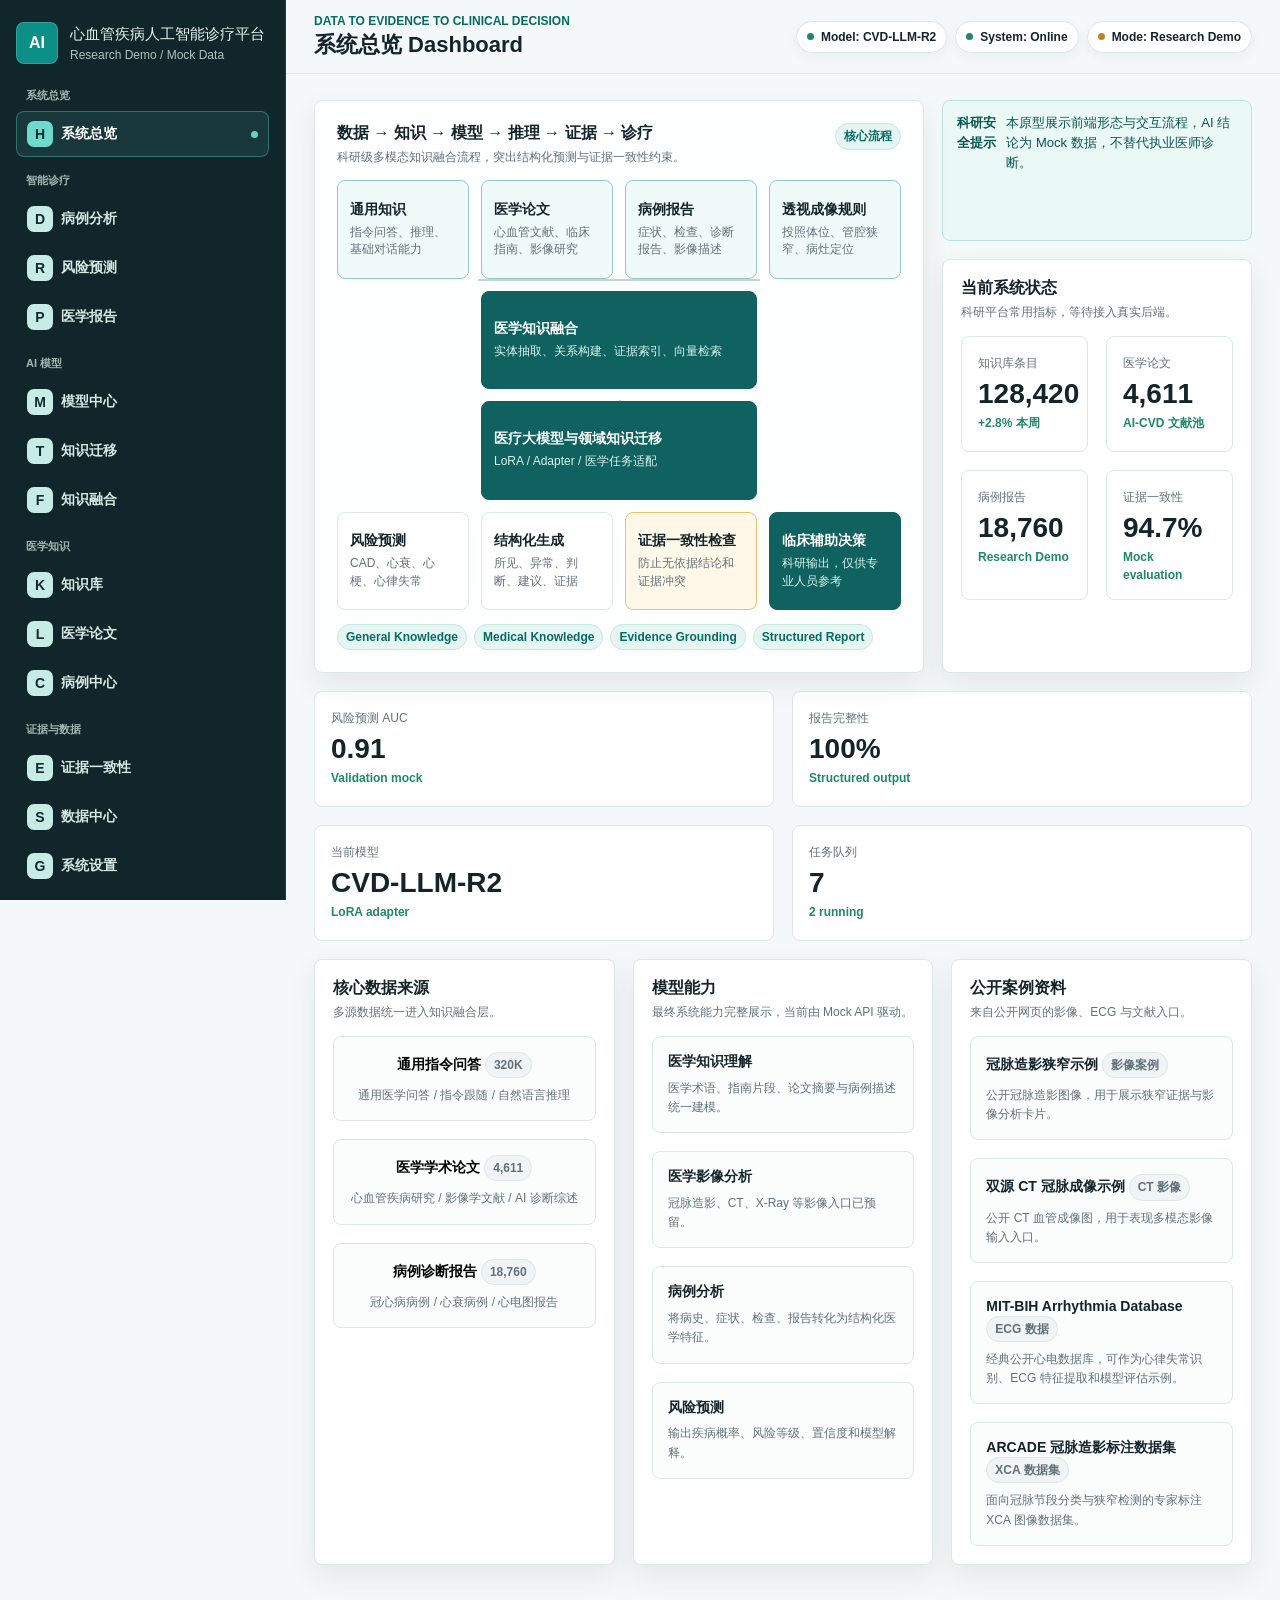
<file: cardio_ai_platform/index.html>
<!doctype html>
<html lang="zh-CN" data-frontend-template="original">
  <head>
    <meta charset="utf-8" />
    <meta name="viewport" content="width=device-width, initial-scale=1" />
    <title>心血管疾病人工智能诊疗与知识融合平台</title>
    <meta
      name="description"
      content="科研级医疗 AI 多模态知识融合与智能诊疗分析平台原型"
    />
    <link rel="stylesheet" href="/cardio_ai_platform/styles.css" />
  </head>
  <body>
    <div id="app"></div>
    <script src="/cardio_ai_platform/app.js" defer></script>
  </body>
</html>
</file>
<file: cardio_ai_platform/styles.css>
:root {
  color-scheme: light;
  --bg: #f5f8f8;
  --panel: #ffffff;
  --panel-soft: #eef5f3;
  --ink: #14242b;
  --muted: #61717a;
  --subtle: #86949c;
  --line: #dce7e6;
  --line-strong: #c5d5d2;
  --teal: #0b8f86;
  --teal-dark: #066b65;
  --aqua: #1f9fb3;
  --indigo: #5367a6;
  --amber: #bd841c;
  --red: #be4b52;
  --green: #208864;
  --surface: #fbfcfc;
  --shadow: 0 12px 28px rgba(25, 48, 56, 0.08);
  --radius: 8px;
  --font: "Inter", "Segoe UI", "Microsoft YaHei", Arial, sans-serif;
}

* {
  box-sizing: border-box;
}

html {
  scroll-behavior: smooth;
}

body {
  margin: 0;
  min-width: 320px;
  background: var(--bg);
  color: var(--ink);
  font-family: var(--font);
  letter-spacing: 0;
}

button,
input,
select,
textarea {
  font: inherit;
}

button {
  cursor: pointer;
}

a {
  color: inherit;
  text-decoration: none;
}

.app-shell {
  display: grid;
  grid-template-columns: 286px minmax(0, 1fr);
  min-height: 100vh;
}

.sidebar {
  position: sticky;
  top: 0;
  height: 100vh;
  padding: 22px 16px;
  overflow: auto;
  background: #11262a;
  color: #e7f2f0;
  border-right: 1px solid rgba(255, 255, 255, 0.08);
}

.brand {
  display: grid;
  grid-template-columns: 42px minmax(0, 1fr);
  gap: 12px;
  align-items: center;
  margin-bottom: 24px;
}

.brand-mark {
  display: grid;
  width: 42px;
  height: 42px;
  place-items: center;
  color: #ffffff;
  background: #0b8f86;
  border: 1px solid rgba(255, 255, 255, 0.16);
  border-radius: 8px;
  font-weight: 800;
}

.brand-title {
  margin: 0;
  font-size: 15px;
  line-height: 1.3;
}

.brand-subtitle {
  display: block;
  margin-top: 4px;
  color: #aac5c1;
  font-size: 12px;
}

.nav-group {
  margin: 16px 0;
}

.nav-group-title {
  margin: 0 0 8px 10px;
  color: #9fb8b4;
  font-size: 11px;
  font-weight: 700;
  text-transform: uppercase;
}

.nav-button {
  display: grid;
  grid-template-columns: 26px minmax(0, 1fr) auto;
  gap: 8px;
  width: 100%;
  min-height: 42px;
  align-items: center;
  margin: 3px 0;
  padding: 9px 10px;
  color: #d7e7e4;
  background: transparent;
  border: 1px solid transparent;
  border-radius: 8px;
  text-align: left;
}

.nav-button:hover,
.nav-button:focus-visible {
  outline: none;
  background: rgba(255, 255, 255, 0.06);
  border-color: rgba(255, 255, 255, 0.12);
}

.nav-button.active {
  color: #ffffff;
  background: #19383b;
  border-color: rgba(103, 213, 199, 0.36);
}

.nav-icon {
  display: grid;
  width: 26px;
  height: 26px;
  place-items: center;
  color: #102b2d;
  background: #c7ebe5;
  border-radius: 7px;
  font-size: 14px;
  font-weight: 800;
}

.nav-button.active .nav-icon {
  background: #70d9ce;
}

.nav-label {
  min-width: 0;
  overflow: hidden;
  font-size: 14px;
  font-weight: 650;
  text-overflow: ellipsis;
  white-space: nowrap;
}

.nav-status-dot {
  width: 7px;
  height: 7px;
  background: #64d2c5;
  border-radius: 999px;
}

.sidebar-footer {
  margin-top: 24px;
  padding: 14px;
  color: #c7dbd8;
  background: rgba(255, 255, 255, 0.055);
  border: 1px solid rgba(255, 255, 255, 0.1);
  border-radius: 8px;
  font-size: 12px;
  line-height: 1.6;
}

.content {
  min-width: 0;
}

.topbar {
  position: sticky;
  z-index: 5;
  top: 0;
  display: flex;
  min-height: 74px;
  align-items: center;
  justify-content: space-between;
  gap: 18px;
  padding: 14px 28px;
  background: rgba(245, 248, 248, 0.92);
  border-bottom: 1px solid var(--line);
  backdrop-filter: blur(12px);
}

.breadcrumb {
  display: flex;
  min-width: 0;
  flex-direction: column;
  gap: 3px;
}

.eyebrow {
  color: var(--teal-dark);
  font-size: 12px;
  font-weight: 800;
  text-transform: uppercase;
}

.page-title {
  margin: 0;
  overflow-wrap: anywhere;
  font-size: 22px;
  line-height: 1.25;
}

.topbar-actions {
  display: flex;
  flex-wrap: wrap;
  justify-content: flex-end;
  gap: 8px;
}

.status-pill {
  display: inline-flex;
  min-height: 32px;
  align-items: center;
  gap: 7px;
  padding: 6px 10px;
  color: var(--ink);
  background: var(--panel);
  border: 1px solid var(--line);
  border-radius: 999px;
  box-shadow: 0 4px 12px rgba(25, 48, 56, 0.05);
  font-size: 12px;
  font-weight: 750;
  white-space: nowrap;
}

.status-pill::before {
  content: "";
  width: 7px;
  height: 7px;
  background: var(--green);
  border-radius: 999px;
}

.status-pill.warning::before {
  background: var(--amber);
}

.status-pill.danger::before {
  background: var(--red);
}

.page-main {
  padding: 26px 28px 36px;
}

.page-grid {
  display: grid;
  gap: 18px;
}

.grid-2 {
  grid-template-columns: repeat(2, minmax(0, 1fr));
}

.grid-3 {
  grid-template-columns: repeat(3, minmax(0, 1fr));
}

.grid-4 {
  grid-template-columns: repeat(4, minmax(0, 1fr));
}

.panel {
  min-width: 0;
  padding: 18px;
  background: var(--panel);
  border: 1px solid var(--line);
  border-radius: var(--radius);
  box-shadow: var(--shadow);
}

.panel.compact {
  padding: 14px;
}

.panel-header {
  display: flex;
  align-items: flex-start;
  justify-content: space-between;
  gap: 14px;
  margin-bottom: 14px;
}

.panel-title {
  margin: 0;
  font-size: 16px;
  line-height: 1.3;
}

.panel-kicker {
  margin: 4px 0 0;
  color: var(--muted);
  font-size: 12px;
  line-height: 1.55;
}

.hero-workspace {
  display: grid;
  grid-template-columns: minmax(0, 1.35fr) minmax(310px, 0.65fr);
  gap: 18px;
  align-items: stretch;
}

.research-frame {
  position: relative;
  min-height: 520px;
  overflow: hidden;
  padding: 22px;
  background: #fdfefe;
  border: 1px solid var(--line);
  border-radius: var(--radius);
  box-shadow: var(--shadow);
}

.framework-map {
  position: relative;
  display: grid;
  min-height: 430px;
  grid-template-columns: repeat(4, minmax(110px, 1fr));
  grid-template-rows: repeat(4, minmax(80px, 1fr));
  gap: 12px;
}

.flow-node {
  position: relative;
  display: flex;
  flex-direction: column;
  justify-content: center;
  min-height: 76px;
  padding: 12px;
  background: #ffffff;
  border: 1px solid var(--line);
  border-radius: 8px;
}

.flow-node strong {
  font-size: 14px;
}

.flow-node span {
  margin-top: 5px;
  color: var(--muted);
  font-size: 12px;
  line-height: 1.45;
}

.flow-node.primary {
  color: #ffffff;
  background: #0f625f;
  border-color: #0f625f;
}

.flow-node.primary span {
  color: #d9f4ee;
}

.flow-node.accent {
  border-color: #92cac4;
  background: #f0faf8;
}

.flow-node.warn {
  border-color: #e6c275;
  background: #fff8e8;
}

.flow-link {
  position: absolute;
  z-index: 0;
  height: 2px;
  background: var(--line-strong);
  transform-origin: left center;
}

.flow-link.vertical {
  width: 2px;
  height: auto;
}

.framework-caption {
  display: flex;
  flex-wrap: wrap;
  gap: 8px;
  margin-top: 14px;
}

.metric-card {
  min-height: 116px;
  padding: 16px;
  background: var(--panel);
  border: 1px solid var(--line);
  border-radius: 8px;
}

.metric-value {
  display: block;
  margin: 8px 0 5px;
  color: var(--ink);
  font-size: 28px;
  font-weight: 850;
  line-height: 1;
}

.metric-label {
  color: var(--muted);
  font-size: 12px;
}

.metric-trend {
  color: var(--green);
  font-size: 12px;
  font-weight: 750;
}

.tag-row {
  display: flex;
  flex-wrap: wrap;
  gap: 7px;
}

.tag {
  display: inline-flex;
  min-height: 26px;
  align-items: center;
  padding: 4px 8px;
  color: var(--teal-dark);
  background: #e5f5f1;
  border: 1px solid #c8e7e1;
  border-radius: 999px;
  font-size: 12px;
  font-weight: 750;
}

.tag.gray {
  color: var(--muted);
  background: #f1f4f4;
  border-color: var(--line);
}

.tag.amber {
  color: #82580b;
  background: #fff3cf;
  border-color: #ead18a;
}

.tag.red {
  color: #8b2f35;
  background: #fff0f1;
  border-color: #f0c7ca;
}

.button-row {
  display: flex;
  flex-wrap: wrap;
  gap: 9px;
}

.button {
  display: inline-flex;
  min-height: 38px;
  align-items: center;
  justify-content: center;
  gap: 8px;
  padding: 8px 12px;
  color: #ffffff;
  background: var(--teal-dark);
  border: 1px solid var(--teal-dark);
  border-radius: 8px;
  font-size: 13px;
  font-weight: 800;
}

.button:hover,
.button:focus-visible {
  outline: 2px solid rgba(31, 159, 179, 0.22);
  outline-offset: 2px;
}

.button.secondary {
  color: var(--ink);
  background: #ffffff;
  border-color: var(--line-strong);
}

.button.ghost {
  color: var(--teal-dark);
  background: transparent;
  border-color: transparent;
}

.button:disabled {
  cursor: not-allowed;
  opacity: 0.58;
}

.icon-button {
  display: inline-grid;
  width: 36px;
  height: 36px;
  place-items: center;
  color: var(--teal-dark);
  background: #ffffff;
  border: 1px solid var(--line);
  border-radius: 8px;
  font-weight: 900;
}

.source-card,
.ability-card,
.paper-card,
.case-row-card,
.evidence-card {
  padding: 15px;
  background: var(--surface);
  border: 1px solid var(--line);
  border-radius: 8px;
}

.source-card h3,
.ability-card h3,
.paper-card h3,
.case-row-card h3,
.evidence-card h3 {
  margin: 0 0 8px;
  font-size: 14px;
  line-height: 1.35;
}

.source-card p,
.ability-card p,
.paper-card p,
.case-row-card p,
.evidence-card p {
  margin: 0;
  color: var(--muted);
  font-size: 12px;
  line-height: 1.6;
}

.image-card {
  overflow: hidden;
  background: #0f1d20;
  border: 1px solid #233a3e;
  border-radius: 8px;
}

.image-card img,
.image-card video {
  display: block;
  width: 100%;
  aspect-ratio: 16 / 10;
  object-fit: cover;
  background: #0f1d20;
}

.image-card figcaption {
  display: flex;
  align-items: flex-start;
  justify-content: space-between;
  gap: 12px;
  padding: 10px 12px;
  color: #dcebea;
  font-size: 12px;
  line-height: 1.45;
}

.image-card a {
  color: #91ded3;
  font-weight: 800;
  white-space: nowrap;
}

.diagnosis-layout {
  display: grid;
  grid-template-columns: minmax(280px, 0.92fr) minmax(360px, 1.18fr) minmax(310px, 0.92fr);
  gap: 18px;
  align-items: start;
}

.diagnosis-layout-compact {
  grid-template-columns: repeat(2, minmax(0, 1fr));
}

.input-grid {
  display: grid;
  grid-template-columns: repeat(2, minmax(0, 1fr));
  gap: 10px;
}

.field {
  display: flex;
  flex-direction: column;
  gap: 6px;
}

.field label {
  color: var(--muted);
  font-size: 12px;
  font-weight: 750;
}

.input,
.select,
.textarea {
  width: 100%;
  min-height: 38px;
  padding: 8px 10px;
  color: var(--ink);
  background: #ffffff;
  border: 1px solid var(--line-strong);
  border-radius: 8px;
}

.textarea {
  min-height: 100px;
  resize: vertical;
}

.textarea.compact-textarea {
  min-height: 72px;
}

.check-list {
  display: grid;
  grid-template-columns: repeat(2, minmax(0, 1fr));
  gap: 8px;
  margin-top: 10px;
}

.check-pill {
  display: flex;
  min-height: 34px;
  align-items: center;
  gap: 7px;
  padding: 7px 9px;
  background: #f5f8f8;
  border: 1px solid var(--line);
  border-radius: 8px;
  color: var(--ink);
  font-size: 12px;
  font-weight: 700;
}

.check-pill input {
  accent-color: var(--teal);
}

.upload-zone {
  display: grid;
  min-height: 126px;
  place-items: center;
  padding: 16px;
  color: var(--muted);
  background: #f7fbfa;
  border: 1px dashed #a9c9c4;
  border-radius: 8px;
  text-align: center;
}

.upload-zone.has-preview {
  place-items: stretch;
  text-align: left;
}

.upload-zone strong {
  display: block;
  margin-bottom: 5px;
  color: var(--ink);
}

.upload-content {
  min-width: 0;
}

.upload-hint {
  display: block;
  margin-top: 6px;
  color: var(--muted);
  font-size: 12px;
  line-height: 1.45;
}

.hidden-file-input {
  display: none;
}

.upload-actions {
  margin-top: 12px;
  justify-content: center;
}

.upload-zone.has-preview .upload-actions {
  justify-content: flex-start;
}

.upload-preview {
  margin: 12px 0 0;
  overflow: hidden;
  background: #ffffff;
  border: 1px solid var(--line);
  border-radius: 8px;
}

.upload-preview img {
  display: block;
  width: 100%;
  max-height: 190px;
  object-fit: contain;
  background: #eef5f4;
}

.upload-preview figcaption {
  padding: 8px 10px;
  color: var(--muted);
  font-size: 12px;
  line-height: 1.45;
  word-break: break-all;
}

.upload-error {
  margin: 8px 0 0;
  color: var(--red);
  font-size: 12px;
  font-weight: 750;
  line-height: 1.45;
}

.workflow-list {
  display: grid;
  gap: 10px;
}

.rag-controls {
  display: grid;
  grid-template-columns: minmax(0, 1fr) 100px;
  align-items: center;
  gap: 12px;
  padding-bottom: 16px;
}

.rag-toggle {
  display: flex;
  align-items: center;
  gap: 8px;
  font-size: 13px;
  font-weight: 700;
}

.rag-toggle input {
  width: 17px;
  height: 17px;
  flex: 0 0 auto;
  accent-color: var(--teal);
}

.rag-model-note {
  grid-column: 1 / -1;
  margin: 0;
  color: var(--amber);
  font-size: 12px;
  line-height: 1.6;
}

.rag-runtime, .rag-facts, .rag-match p, .rag-event-log {
  color: var(--muted);
  font-size: 12px;
  line-height: 1.6;
  overflow-wrap: anywhere;
}

.rag-workflow .workflow-step {
  grid-template-columns: 28px minmax(0, 1fr) 42px;
  gap: 9px;
}

.rag-step-content, .rag-matches, .rag-match {
  min-width: 0;
  overflow-wrap: anywhere;
}

.rag-facts {
  margin: 6px 0 0;
}

.rag-step-status {
  font-size: 11px;
  color: var(--muted);
}

.rag-workflow .error {
  border-color: var(--red);
}

.rag-workflow .running .step-index {
  animation: rag-pulse 1.4s ease-in-out infinite;
}

@keyframes rag-pulse {
  50% { opacity: 0.5; }
}

@media (prefers-reduced-motion: reduce) {
  .rag-workflow .running .step-index { animation: none; }
}

.rag-match {
  padding: 10px 0;
  border-bottom: 1px solid var(--line);
  font-size: 12px;
  line-height: 1.6;
}

.rag-event-log summary {
  cursor: pointer;
}

.rag-match pre {
  white-space: pre-wrap;
  overflow-wrap: anywhere;
  margin: 8px 0 16px;
  font: inherit;
}

.rag-match-heading {
  display: flex;
  flex-wrap: wrap;
  align-items: baseline;
  gap: 6px 12px;
}

.rag-match-heading h4 {
  margin: 0;
  font-size: 13px;
}

.rag-content-label {
  margin: 14px 0 8px;
  font-size: 12px;
  font-weight: 700;
}

.rag-images {
  display: grid;
  grid-template-columns: repeat(auto-fit, minmax(min(100%, 160px), 1fr));
  gap: 12px;
}

.rag-image {
  min-width: 0;
  margin: 0;
}

.rag-image a {
  display: grid;
  place-items: center;
  aspect-ratio: 4 / 3;
  border: 1px solid var(--line);
  border-radius: 4px;
  background: var(--surface);
  overflow: hidden;
}

.rag-image img {
  width: 100%;
  height: 100%;
  min-height: 0;
  object-fit: contain;
}

.rag-image img[hidden] { display: none; }

.rag-image figcaption {
  margin-top: 5px;
  color: var(--muted);
  font-size: 11px;
  overflow-wrap: anywhere;
}

.rag-image-error {
  padding: 8px;
  color: var(--red);
  font-size: 12px;
}

.rag-event-log ol {
  padding-left: 20px;
  max-height: 280px;
  overflow-y: auto;
}

.workflow-step {
  display: grid;
  grid-template-columns: 34px minmax(0, 1fr) auto;
  gap: 10px;
  align-items: start;
  padding: 13px;
  background: #ffffff;
  border: 1px solid var(--line);
  border-radius: 8px;
}

.step-index {
  display: grid;
  width: 34px;
  height: 34px;
  place-items: center;
  color: var(--muted);
  background: #eef3f3;
  border-radius: 8px;
  font-weight: 850;
}

.workflow-step.completed {
  border-color: #a9dcd3;
  background: #f1fbf8;
}

.workflow-step.completed .step-index {
  color: #ffffff;
  background: var(--green);
}

.workflow-step.running {
  border-color: #7dcad0;
  background: #eefbfc;
}

.workflow-step.running .step-index {
  color: #ffffff;
  background: var(--aqua);
}

.step-title {
  margin: 0;
  font-size: 14px;
}

.step-copy {
  margin: 4px 0 0;
  color: var(--muted);
  font-size: 12px;
  line-height: 1.5;
}

.confidence {
  color: var(--teal-dark);
  font-size: 13px;
  font-weight: 850;
}

.report-section {
  padding: 14px 0;
  border-top: 1px solid var(--line);
}

.report-section:first-child {
  border-top: 0;
  padding-top: 0;
}

.report-section h3 {
  margin: 0 0 8px;
  font-size: 14px;
}

.report-section p,
.report-section li {
  color: var(--muted);
  font-size: 13px;
  line-height: 1.65;
}

.structured-output {
  min-height: 54px;
  margin: 0;
  white-space: pre-wrap;
  overflow-wrap: anywhere;
}

.structured-output.placeholder {
  color: var(--subtle);
}

.typing-cursor {
  display: inline-block;
  width: 7px;
  height: 1em;
  margin-left: 2px;
  background: var(--teal);
  vertical-align: -0.14em;
  animation: cursorBlink 0.9s steps(2, start) infinite;
}

@keyframes cursorBlink {
  50% {
    opacity: 0;
  }
}

.risk-band {
  display: grid;
  grid-template-columns: repeat(3, 1fr);
  overflow: hidden;
  border: 1px solid var(--line);
  border-radius: 8px;
}

.risk-cell {
  padding: 10px;
  text-align: center;
  font-size: 12px;
  font-weight: 850;
}

.risk-cell.low {
  background: #e9f8ef;
  color: #20734d;
}

.risk-cell.mid {
  background: #fff6dd;
  color: #8a620d;
}

.risk-cell.high {
  background: #fff0f1;
  color: #973941;
}

.risk-cell.active {
  outline: 3px solid rgba(190, 75, 82, 0.23);
  outline-offset: -3px;
}

.progress-line {
  overflow: hidden;
  height: 8px;
  background: #edf2f2;
  border-radius: 999px;
}

.progress-line span {
  display: block;
  height: 100%;
  background: var(--teal);
  border-radius: inherit;
}

.progress-line.amber span {
  background: var(--amber);
}

.progress-line.red span {
  background: var(--red);
}

.kv-list {
  display: grid;
  gap: 10px;
}

.kv {
  display: flex;
  justify-content: space-between;
  gap: 12px;
  padding: 9px 0;
  border-bottom: 1px solid var(--line);
  font-size: 13px;
}

.kv:last-child {
  border-bottom: 0;
}

.kv span:first-child {
  color: var(--muted);
}

.kv strong {
  text-align: right;
}

.table-wrap {
  overflow: auto;
  border: 1px solid var(--line);
  border-radius: 8px;
}

table {
  width: 100%;
  min-width: 680px;
  border-collapse: collapse;
  background: #ffffff;
}

th,
td {
  padding: 12px;
  border-bottom: 1px solid var(--line);
  font-size: 13px;
  text-align: left;
}

th {
  color: var(--muted);
  background: #f4f7f7;
  font-size: 12px;
  font-weight: 850;
}

tr:last-child td {
  border-bottom: 0;
}

tr.selected td {
  background: #effaf8;
}

.split {
  display: grid;
  grid-template-columns: minmax(0, 1fr) minmax(320px, 0.78fr);
  gap: 18px;
}

.evidence-score {
  display: grid;
  place-items: center;
  width: 150px;
  height: 150px;
  margin: 0 auto;
  background:
    conic-gradient(var(--teal) 0 94.7%, #e7eeee 94.7% 100%);
  border-radius: 50%;
}

.evidence-score-inner {
  display: grid;
  width: 112px;
  height: 112px;
  place-items: center;
  background: #ffffff;
  border-radius: 50%;
  text-align: center;
}

.evidence-score-inner strong {
  display: block;
  color: var(--teal-dark);
  font-size: 28px;
}

.relation-graph,
.knowledge-graph,
.fusion-graph {
  position: relative;
  min-height: 360px;
  overflow: hidden;
  background: #fbfdfd;
  border: 1px solid var(--line);
  border-radius: 8px;
}

.relation-graph svg,
.knowledge-graph svg,
.fusion-graph svg {
  position: absolute;
  inset: 0;
  width: 100%;
  height: 100%;
  pointer-events: none;
}

.graph-node {
  position: absolute;
  z-index: 1;
  display: grid;
  min-width: 126px;
  min-height: 54px;
  place-items: center;
  padding: 10px;
  background: #ffffff;
  border: 1px solid var(--line-strong);
  border-radius: 8px;
  box-shadow: 0 8px 18px rgba(25, 48, 56, 0.06);
  color: var(--ink);
  font-size: 12px;
  font-weight: 850;
  text-align: center;
}

.graph-node.clickable {
  cursor: pointer;
}

.graph-node.clickable:hover,
.graph-node.active {
  border-color: var(--teal);
  background: #edf9f7;
}

.graph-node.evidence {
  border-color: #9ed7d0;
}

.graph-node.feature {
  border-color: #b7c6ec;
}

.graph-node.risk {
  border-color: #eccb7f;
}

.graph-node.alert {
  border-color: #e8a5aa;
  background: #fff4f5;
}

.canvas-panel {
  min-height: 250px;
}

canvas {
  width: 100%;
  height: 220px;
}

.paper-browser {
  display: grid;
  grid-template-columns: minmax(0, 0.94fr) minmax(340px, 1.06fr);
  gap: 18px;
}

.search-bar {
  display: flex;
  gap: 8px;
  margin-bottom: 12px;
}

.search-bar input {
  flex: 1;
}

.paper-list {
  display: grid;
  gap: 10px;
  max-height: 680px;
  overflow: auto;
  padding-right: 3px;
}

.paper-card {
  width: 100%;
  text-align: left;
}

.paper-card.active {
  border-color: var(--teal);
  background: #effaf8;
}

.detail-title {
  margin: 0 0 6px;
  font-size: 20px;
  line-height: 1.35;
}

.detail-meta {
  color: var(--muted);
  font-size: 12px;
  line-height: 1.6;
}

.constraint-grid {
  display: grid;
  grid-template-columns: repeat(2, minmax(0, 1fr));
  gap: 12px;
}

.constraint-item {
  padding: 13px;
  background: #ffffff;
  border: 1px solid var(--line);
  border-radius: 8px;
}

.constraint-item strong {
  display: flex;
  justify-content: space-between;
  gap: 10px;
  margin-bottom: 10px;
  font-size: 13px;
}

.model-chain {
  display: grid;
  grid-template-columns: repeat(6, minmax(120px, 1fr));
  gap: 10px;
  align-items: stretch;
}

.model-stage {
  display: flex;
  min-height: 132px;
  flex-direction: column;
  justify-content: space-between;
  padding: 14px;
  background: #ffffff;
  border: 1px solid var(--line);
  border-radius: 8px;
}

.model-stage strong {
  font-size: 14px;
}

.model-stage span {
  color: var(--muted);
  font-size: 12px;
  line-height: 1.45;
}

.stage-number {
  color: var(--teal-dark);
  font-size: 12px;
  font-weight: 900;
}

.notice {
  display: flex;
  gap: 10px;
  align-items: flex-start;
  padding: 12px 14px;
  color: #734b00;
  background: #fff7df;
  border: 1px solid #ead18a;
  border-radius: 8px;
  font-size: 13px;
  line-height: 1.55;
}

.notice.research {
  color: #0a5651;
  background: #eaf8f6;
  border-color: #bde5df;
}

.footer-note {
  margin-top: 22px;
  padding: 14px 18px;
  color: var(--muted);
  background: #ffffff;
  border: 1px solid var(--line);
  border-radius: 8px;
  font-size: 12px;
  line-height: 1.65;
}

.empty-state {
  padding: 22px;
  color: var(--muted);
  background: #f6f9f9;
  border: 1px dashed var(--line-strong);
  border-radius: 8px;
  text-align: center;
}

@media (max-width: 1280px) {
  .grid-4 {
    grid-template-columns: repeat(2, minmax(0, 1fr));
  }

  .diagnosis-layout {
    grid-template-columns: minmax(0, 1fr) minmax(0, 1fr);
  }

  .diagnosis-layout:not(.diagnosis-layout-compact) > .panel:last-child {
    grid-column: 1 / -1;
  }

  .model-chain {
    grid-template-columns: repeat(3, minmax(0, 1fr));
  }
}

@media (max-width: 1020px) {
  .app-shell {
    grid-template-columns: 1fr;
  }

  .sidebar {
    position: static;
    height: auto;
    max-height: none;
  }

  .nav-group {
    display: inline-block;
    width: min(100%, 320px);
    vertical-align: top;
  }

  .hero-workspace,
  .split,
  .paper-browser {
    grid-template-columns: 1fr;
  }

  .grid-3 {
    grid-template-columns: 1fr;
  }
}

@media (max-width: 760px) {
  .topbar {
    align-items: flex-start;
    flex-direction: column;
    padding: 16px;
  }

  .page-main {
    padding: 18px 14px 28px;
  }

  .grid-2,
  .grid-4,
  .diagnosis-layout,
  .input-grid,
  .constraint-grid {
    grid-template-columns: 1fr;
  }

  .model-chain {
    grid-template-columns: 1fr;
  }

  .framework-map {
    grid-template-columns: 1fr;
    grid-template-rows: none;
  }

  .flow-node {
    grid-column: auto !important;
    grid-row: auto !important;
  }

  .flow-link {
    display: none;
  }

  .check-list {
    grid-template-columns: 1fr;
  }

  .relation-graph,
  .knowledge-graph,
  .fusion-graph {
    min-height: 520px;
  }

  .graph-node {
    min-width: 108px;
  }
}
</file>
